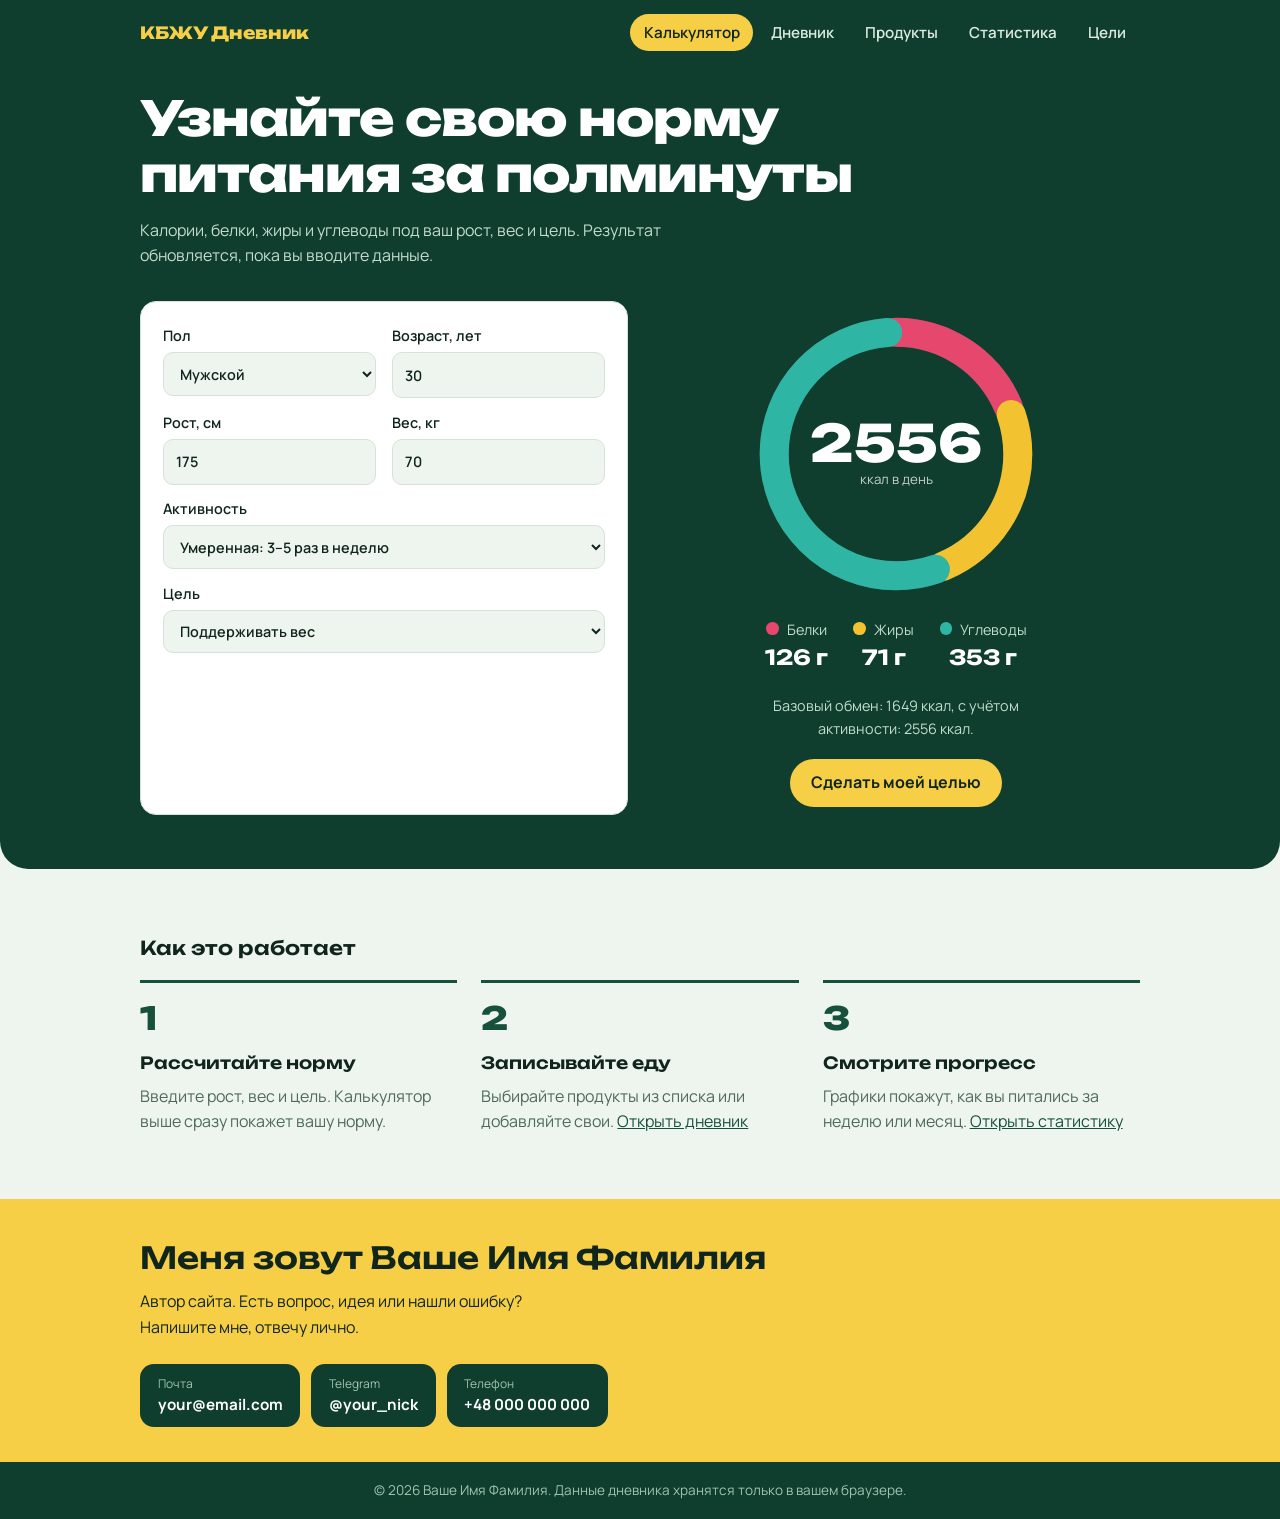
<file: kbzhu-site/index.html>
<!DOCTYPE html>
<html lang="ru">
<head>
<meta charset="UTF-8"><meta name="viewport" content="width=device-width, initial-scale=1.0">
<title>Калькулятор калорий и здорового питания</title>
<meta name="description" content="Рассчитайте норму калорий, белков, жиров и углеводов, ведите дневник питания и следите за прогрессом.">
<link rel="icon" href="data:image/svg+xml,<svg xmlns=%22http://www.w3.org/2000/svg%22 viewBox=%220 0 100 100%22><text y=%22.9em%22 font-size=%2290%22>🥗</text></svg>">
<link rel="stylesheet" href="https://fonts.googleapis.com/css2?family=Manrope:wght@400;600;800&family=Unbounded:wght@600;800&display=swap">
<link rel="stylesheet" href="css/style.css">
</head>
<body>
<div class="hero"><div class="wrap">
  <h1>Узнайте свою норму питания за полминуты</h1>
  <p class="lead">Калории, белки, жиры и углеводы под ваш рост, вес и цель. Результат обновляется, пока вы вводите данные.</p>
  <div class="calc">
    <form id="f" class="card">
      <div class="row2">
        <label>Пол <select name="sex"><option value="m">Мужской</option><option value="f">Женский</option></select></label>
        <label>Возраст, лет <input name="age" type="number" min="10" max="100" value="30" required></label>
        <label>Рост, см <input name="height" type="number" min="100" max="250" value="175" required></label>
        <label>Вес, кг <input name="weight" type="number" min="30" max="300" step="0.1" value="70" required></label>
      </div>
      <label>Активность
        <select name="activity">
          <option value="1.2">Сидячий образ жизни</option>
          <option value="1.375">Лёгкая: тренировки 1–3 раза в неделю</option>
          <option value="1.55" selected>Умеренная: 3–5 раз в неделю</option>
          <option value="1.725">Высокая: 6–7 раз в неделю</option>
          <option value="1.9">Очень высокая: тяжёлый труд или две тренировки в день</option>
        </select></label>
      <label>Цель
        <select name="goal">
          <option value="0.85">Снизить вес (−15% калорий)</option>
          <option value="1" selected>Поддерживать вес</option>
          <option value="1.1">Набрать массу (+10% калорий)</option>
        </select></label>
    </form>
    <section class="result" aria-live="polite">
      <div class="ring big">
        <svg viewBox="0 0 100 100" role="img" aria-label="Доли белков, жиров и углеводов">
          <circle class="t" cx="50" cy="50" r="42" fill="none" stroke-width="10"/>
          <circle id="rp" cx="50" cy="50" r="42" fill="none" stroke="var(--p)" stroke-width="10" stroke-linecap="round" transform="rotate(-90 50 50)"/>
          <circle id="rf" cx="50" cy="50" r="42" fill="none" stroke="var(--f)" stroke-width="10" stroke-linecap="round" transform="rotate(-90 50 50)"/>
          <circle id="rc" cx="50" cy="50" r="42" fill="none" stroke="var(--c)" stroke-width="10" stroke-linecap="round" transform="rotate(-90 50 50)"/>
        </svg>
        <div><b id="kcal">0</b><small>ккал в день</small></div>
      </div>
      <div class="macros">
        <div><span><i class="dot p"></i>Белки</span><b id="vp">0 г</b></div>
        <div><span><i class="dot f"></i>Жиры</span><b id="vf">0 г</b></div>
        <div><span><i class="dot c"></i>Углеводы</span><b id="vc">0 г</b></div>
      </div>
      <p class="note" id="note"></p>
      <div><button class="btn lemon" id="save" type="button">Сделать моей целью</button> <span id="msg" role="status"></span></div>
    </section>
  </div>
</div></div>
<main>
  <section id="today" class="card" hidden></section>
  <h2 class="sec">Как это работает</h2>
  <ol class="steps">
    <li><span class="num">1</span><h3>Рассчитайте норму</h3><p>Введите рост, вес и цель. Калькулятор выше сразу покажет вашу норму.</p></li>
    <li><span class="num">2</span><h3>Записывайте еду</h3><p>Выбирайте продукты из списка или добавляйте свои. <a href="diary.html">Открыть дневник</a></p></li>
    <li><span class="num">3</span><h3>Смотрите прогресс</h3><p>Графики покажут, как вы питались за неделю или месяц. <a href="stats.html">Открыть статистику</a></p></li>
  </ol>
</main>
<script src="js/config.js"></script><script src="js/common.js"></script><script src="js/storage.js"></script><script src="js/calculator.js"></script>
</body>
</html>
</file>
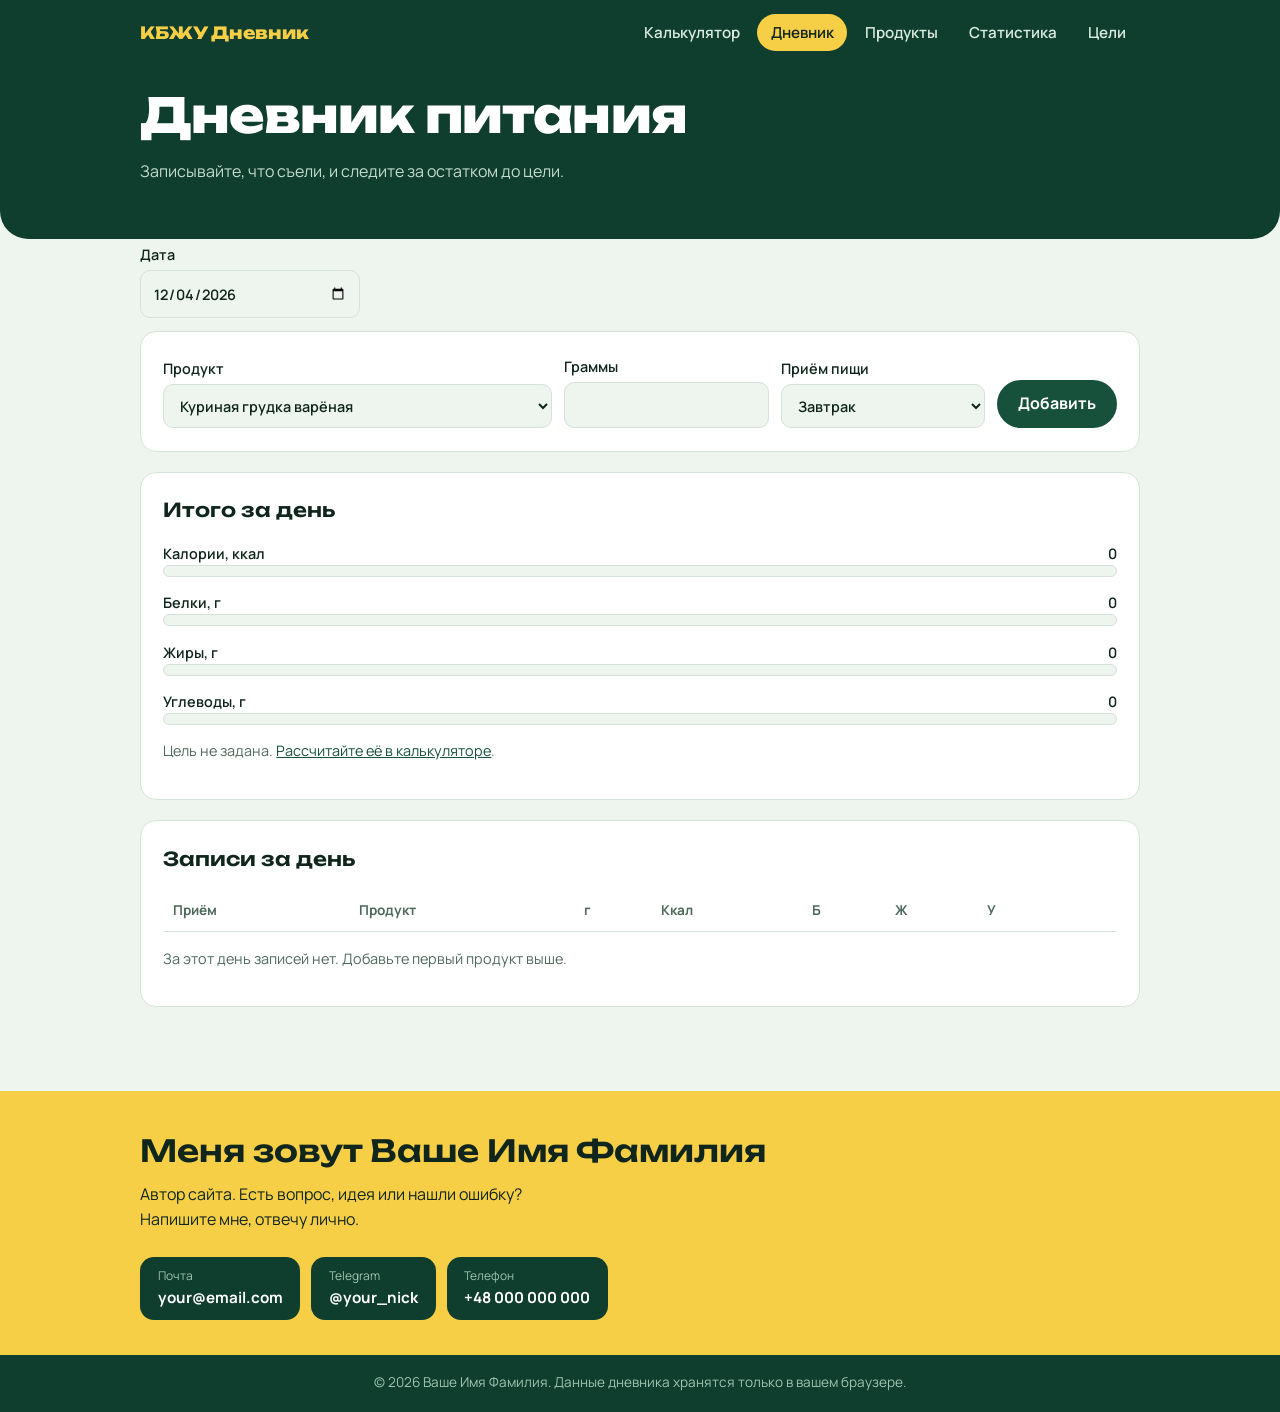
<file: kbzhu-site/diary.html>
<!DOCTYPE html>
<html lang="ru">
<head>
<meta charset="UTF-8"><meta name="viewport" content="width=device-width, initial-scale=1.0">
<link rel="icon" href="data:image/svg+xml,<svg xmlns=%22http://www.w3.org/2000/svg%22 viewBox=%220 0 100 100%22><text y=%22.9em%22 font-size=%2290%22>🥗</text></svg>">
<link rel="stylesheet" href="https://fonts.googleapis.com/css2?family=Manrope:wght@400;600;800&family=Unbounded:wght@600;800&display=swap">
<link rel="stylesheet" href="css/style.css">
<title>Дневник питания</title>
</head>
<body>
<div class="page-head"><div class="wrap">
  <h1>Дневник питания</h1>
  <p class="lead">Записывайте, что съели, и следите за остатком до цели.</p>
</div></div>
<main>
  <label style="max-width:220px">Дата <input type="date" id="day"></label>
  <form id="add" class="card inline">
    <label class="grow">Продукт <select id="prod"></select></label>
    <label>Граммы <input id="g" type="number" min="1" max="5000" required></label>
    <label>Приём пищи <select id="meal"></select></label>
    <button class="btn" type="submit">Добавить</button>
  </form>
  <section id="tot" class="card"></section>
  <section class="card">
    <h2>Записи за день</h2>
    <div class="scroll"><table>
      <thead><tr><th>Приём</th><th>Продукт</th><th>г</th><th>Ккал</th><th>Б</th><th>Ж</th><th>У</th><th></th></tr></thead>
      <tbody id="rows"></tbody>
    </table></div>
    <p id="empty" class="empty">За этот день записей нет. Добавьте первый продукт выше.</p>
  </section>
</main>
<script src="js/config.js"></script><script src="js/common.js"></script><script src="js/storage.js"></script><script src="js/diary.js"></script>
</body>
</html>
</file>
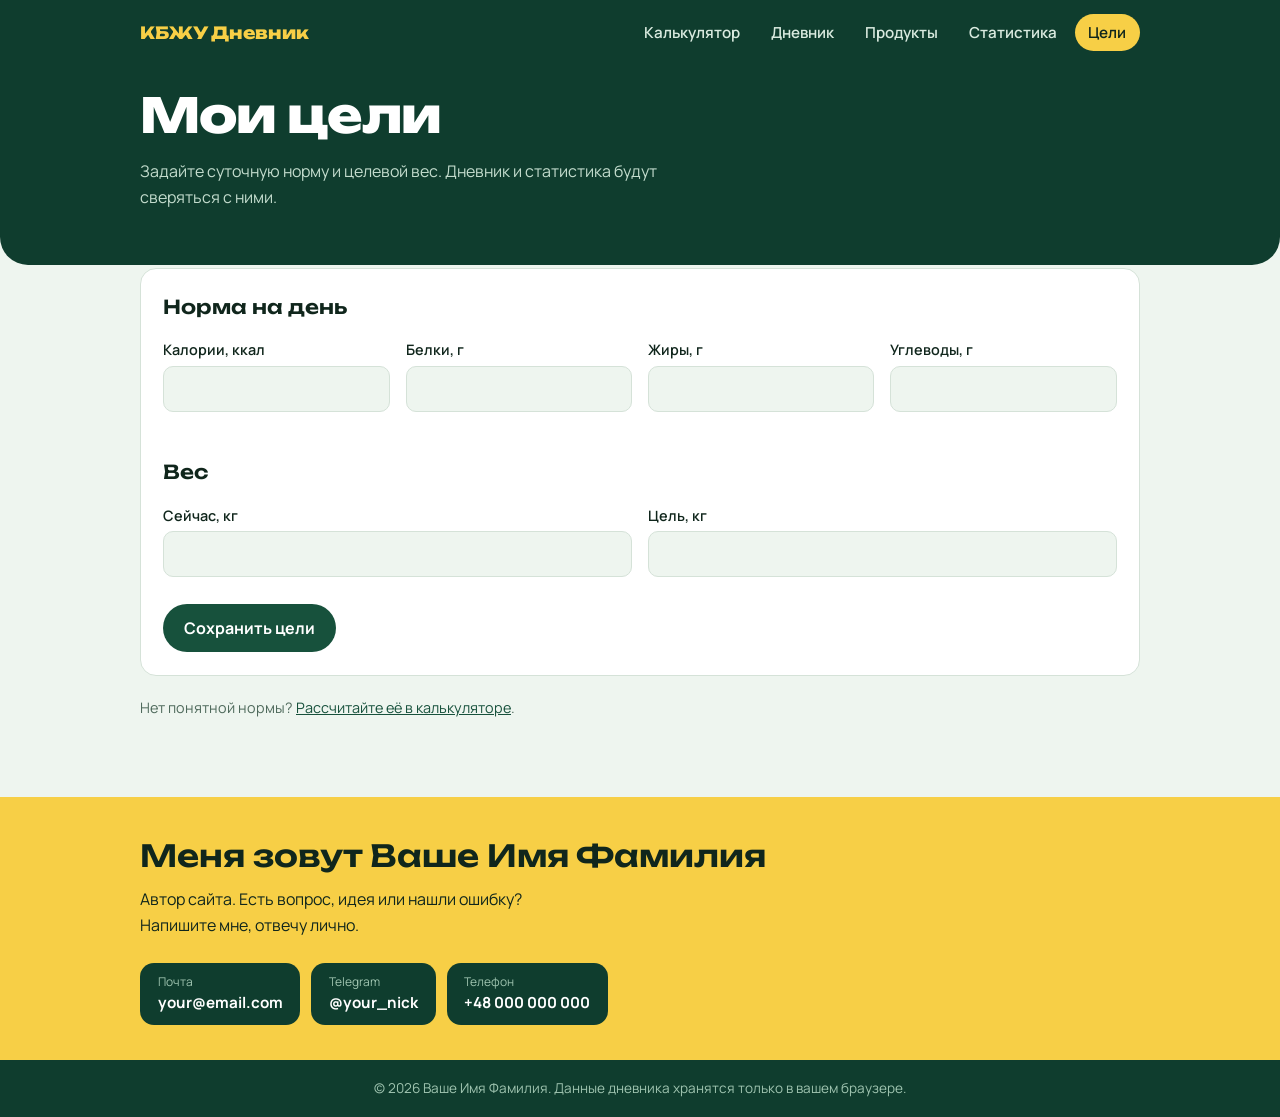
<file: kbzhu-site/goals.html>
<!DOCTYPE html>
<html lang="ru">
<head>
<meta charset="UTF-8"><meta name="viewport" content="width=device-width, initial-scale=1.0">
<title>Мои цели</title>
<link rel="icon" href="data:image/svg+xml,<svg xmlns=%22http://www.w3.org/2000/svg%22 viewBox=%220 0 100 100%22><text y=%22.9em%22 font-size=%2290%22>🥗</text></svg>">
<link rel="stylesheet" href="https://fonts.googleapis.com/css2?family=Manrope:wght@400;600;800&family=Unbounded:wght@600;800&display=swap">
<link rel="stylesheet" href="css/style.css">
</head>
<body>
<div class="page-head"><div class="wrap">
  <h1>Мои цели</h1>
  <p class="lead">Задайте суточную норму и целевой вес. Дневник и статистика будут сверяться с ними.</p>
</div></div>
<main>
  <form id="g" class="card">
    <h2>Норма на день</h2>
    <div class="grid4">
      <label>Калории, ккал <input name="kcal" type="number" min="800" max="6000" required></label>
      <label>Белки, г <input name="p" type="number" min="0" max="500" required></label>
      <label>Жиры, г <input name="f" type="number" min="0" max="400" required></label>
      <label>Углеводы, г <input name="c" type="number" min="0" max="900" required></label>
    </div>
    <p id="kcheck" class="note"></p>
    <h2 class="sec">Вес</h2>
    <div class="grid4">
      <label>Сейчас, кг <input name="weight" type="number" min="30" max="300" step="0.1"></label>
      <label>Цель, кг <input name="target" type="number" min="30" max="300" step="0.1"></label>
    </div>
    <p id="eta" class="note"></p>
    <button class="btn" type="submit">Сохранить цели</button> <span id="msg" role="status" class="note"></span>
  </form>
  <p class="note">Нет понятной нормы? <a href="index.html">Рассчитайте её в калькуляторе</a>.</p>
</main>
<script src="js/config.js"></script><script src="js/common.js"></script><script src="js/storage.js"></script><script src="js/goals.js"></script>
</body>
</html>
</file>
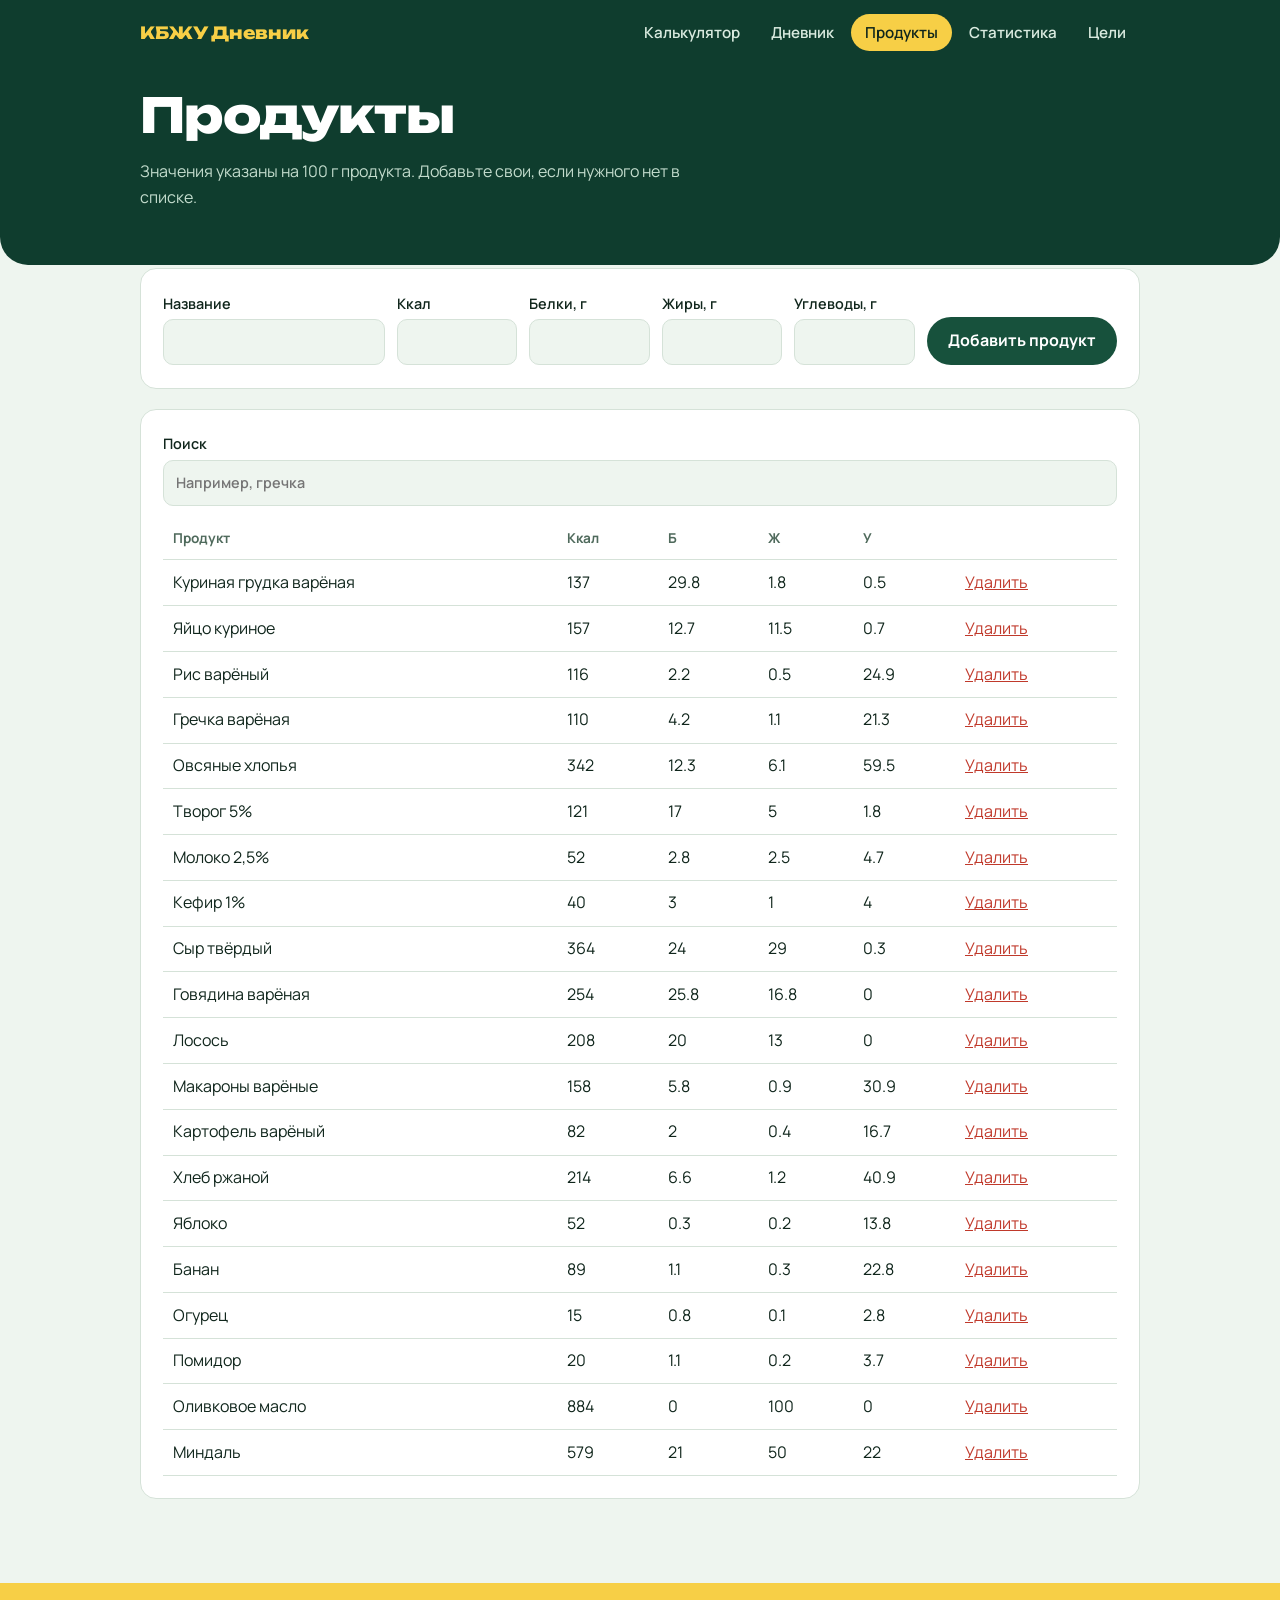
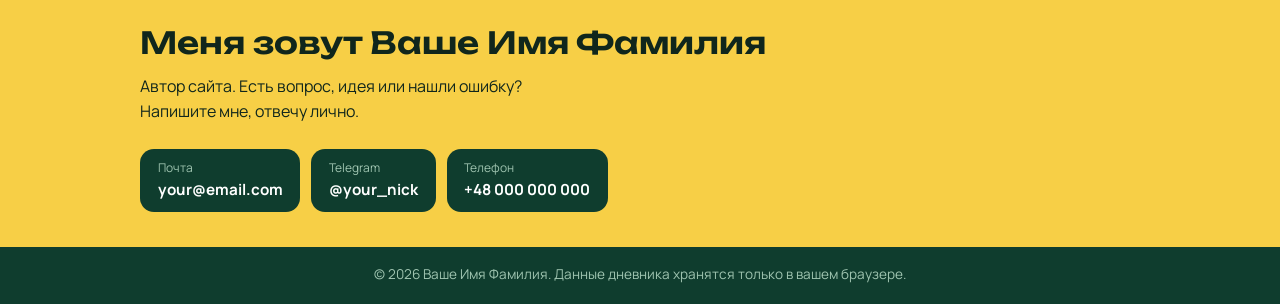
<file: kbzhu-site/products.html>
<!DOCTYPE html>
<html lang="ru">
<head>
<meta charset="UTF-8"><meta name="viewport" content="width=device-width, initial-scale=1.0">
<link rel="icon" href="data:image/svg+xml,<svg xmlns=%22http://www.w3.org/2000/svg%22 viewBox=%220 0 100 100%22><text y=%22.9em%22 font-size=%2290%22>🥗</text></svg>">
<link rel="stylesheet" href="https://fonts.googleapis.com/css2?family=Manrope:wght@400;600;800&family=Unbounded:wght@600;800&display=swap">
<link rel="stylesheet" href="css/style.css">
<title>Продукты</title>
</head>
<body>
<div class="page-head"><div class="wrap">
  <h1>Продукты</h1>
  <p class="lead">Значения указаны на 100 г продукта. Добавьте свои, если нужного нет в списке.</p>
</div></div>
<main>
  <form id="add" class="card inline">
    <label class="grow">Название <input name="name" maxlength="80" required></label>
    <label>Ккал <input name="kcal" type="number" min="0" max="900" step="0.1" required></label>
    <label>Белки, г <input name="p" type="number" min="0" max="100" step="0.1" required></label>
    <label>Жиры, г <input name="f" type="number" min="0" max="100" step="0.1" required></label>
    <label>Углеводы, г <input name="c" type="number" min="0" max="100" step="0.1" required></label>
    <button class="btn" type="submit">Добавить продукт</button>
  </form>
  <section class="card">
    <label>Поиск <input id="q" type="search" placeholder="Например, гречка"></label>
    <div class="scroll"><table>
      <thead><tr><th>Продукт</th><th>Ккал</th><th>Б</th><th>Ж</th><th>У</th><th></th></tr></thead>
      <tbody id="rows"></tbody>
    </table></div>
    <p id="empty" class="empty" hidden>Ничего не найдено. Измените запрос или добавьте продукт.</p>
  </section>
</main>
<script src="js/config.js"></script><script src="js/common.js"></script><script src="js/storage.js"></script><script src="js/products.js"></script>
</body>
</html>
</file>
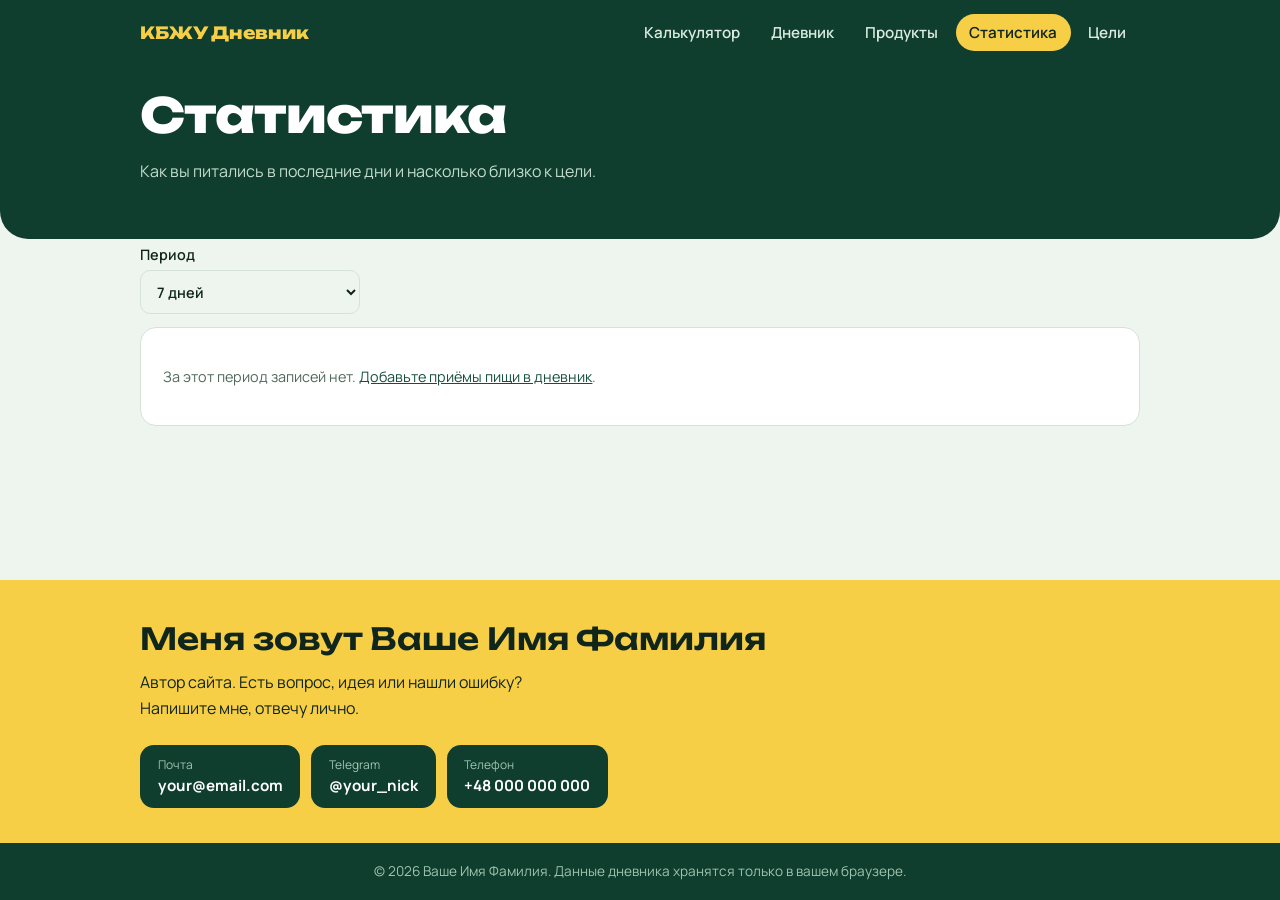
<file: kbzhu-site/stats.html>
<!DOCTYPE html>
<html lang="ru">
<head>
<meta charset="UTF-8"><meta name="viewport" content="width=device-width, initial-scale=1.0">
<link rel="icon" href="data:image/svg+xml,<svg xmlns=%22http://www.w3.org/2000/svg%22 viewBox=%220 0 100 100%22><text y=%22.9em%22 font-size=%2290%22>🥗</text></svg>">
<link rel="stylesheet" href="https://fonts.googleapis.com/css2?family=Manrope:wght@400;600;800&family=Unbounded:wght@600;800&display=swap">
<link rel="stylesheet" href="css/style.css">
<title>Статистика</title>
</head>
<body>
<div class="page-head"><div class="wrap">
  <h1>Статистика</h1>
  <p class="lead">Как вы питались в последние дни и насколько близко к цели.</p>
</div></div>
<main>
  <label style="max-width:220px">Период
    <select id="range"><option value="7">7 дней</option><option value="14">14 дней</option><option value="30">30 дней</option></select></label>
  <section id="res" class="card"></section>
</main>
<script src="js/config.js"></script><script src="js/common.js"></script><script src="js/storage.js"></script><script src="js/stats.js"></script>
</body>
</html>
</file>
<file: kbzhu-site/css/style.css>
:root{--ink:#10261c;--forest:#0f3d2e;--accent:#17513c;--mint:#eef5ef;--line:#d5e2d8;--muted:#4f6a5c;--lemon:#f7cf46;--p:#e5476d;--f:#f2c230;--c:#2fb5a3;--over:#c0392b}
*{box-sizing:border-box}
[hidden]{display:none!important}
body{margin:0;min-height:100vh;display:flex;flex-direction:column;font:16px/1.6 Manrope,system-ui,sans-serif;background:var(--mint);color:var(--ink)}
h1,h2,h3,.num,.brand{font-family:Unbounded,Manrope,system-ui,sans-serif}
h1{font-size:clamp(1.8rem,4.5vw,3rem);line-height:1.15;margin:0 0 1rem;font-weight:800;letter-spacing:-.02em}
h2{font-size:1.2rem;margin:0 0 1rem;font-weight:600}
h3{font-size:1.05rem;margin:.4rem 0;font-weight:600}
a{color:var(--accent)}
:focus-visible{outline:3px solid var(--lemon);outline-offset:2px}
.wrap{max-width:1040px;margin:0 auto;padding:0 1.25rem}
main{flex:1;width:100%;max-width:1040px;margin:0 auto;padding:2rem 1.25rem 3rem}
.page-head+main{margin-top:-1.8rem}
.note,.empty{color:var(--muted);font-size:.9rem}
.warn{color:var(--over);font-weight:700}

/* шапка и тёмные блоки */
.top,.hero,.page-head{background:var(--forest);color:#fff}
.top .wrap{display:flex;flex-wrap:wrap;align-items:center;justify-content:space-between;gap:.5rem 1.5rem;padding-top:.9rem;padding-bottom:.9rem}
.brand{font-weight:800;font-size:1.05rem;color:var(--lemon);text-decoration:none}
nav{display:flex;flex-wrap:wrap;gap:.25rem}
nav a{padding:.4rem .85rem;border-radius:99px;color:#d9eadf;text-decoration:none;font-weight:600;font-size:.95rem}
nav a:hover{background:rgba(255,255,255,.12)}
nav a[aria-current]{background:var(--lemon);color:var(--ink)}
.page-head{padding:1.4rem 0 3.4rem;border-radius:0 0 28px 28px}
.hero{padding:1.6rem 0 3.4rem;border-radius:0 0 28px 28px}
.lead{color:#c3dccd;max-width:58ch;margin:0}
.hero h1{max-width:18ch}

/* карточки, формы, кнопки */
.card{background:#fff;border:1px solid var(--line);border-radius:16px;padding:1.4rem;margin-bottom:1.25rem}
label{display:block;font-weight:600;font-size:.9rem;margin-bottom:.8rem}
input,select{display:block;width:100%;margin-top:.3rem;padding:.65rem .75rem;font:inherit;color:var(--ink);background:var(--mint);border:1px solid var(--line);border-radius:10px}
input:focus,select:focus{border-color:var(--accent);outline:none;box-shadow:0 0 0 3px rgba(23,81,60,.2)}
.btn{display:inline-block;font:inherit;font-weight:700;padding:.7rem 1.3rem;border:0;border-radius:99px;background:var(--accent);color:#fff;cursor:pointer;text-decoration:none}
.btn:hover{filter:brightness(1.15)}
.btn.lemon{background:var(--lemon);color:var(--ink)}
.link{font:inherit;background:none;border:0;padding:0;color:var(--over);cursor:pointer;text-decoration:underline}
.inline{display:flex;flex-wrap:wrap;gap:.75rem;align-items:end}
.inline label{flex:1 1 120px;margin:0}
.inline .grow{flex:2 1 220px}
.row2{display:grid;grid-template-columns:1fr 1fr;gap:0 1rem}
.grid4{display:grid;grid-template-columns:repeat(auto-fit,minmax(130px,1fr));gap:0 1rem}

/* калькулятор на главной */
.calc{display:grid;grid-template-columns:minmax(0,1fr) minmax(0,1fr);gap:1.5rem;margin-top:2rem}
.calc .card{margin:0;color:var(--ink)}
.result{display:flex;flex-direction:column;align-items:center;justify-content:center;gap:1.2rem;text-align:center;padding:.5rem}
.macros{display:flex;gap:1.6rem;justify-content:center;flex-wrap:wrap}
.macros div{display:flex;flex-direction:column;align-items:center;font-size:.9rem;color:#c3dccd}
.macros b{font-family:Unbounded,sans-serif;font-size:1.3rem;color:#fff}
.result .note{color:#c3dccd;max-width:36ch;margin:0}
.result .warn{color:#ffb4a8;margin:0}
.result #msg{color:var(--lemon)}

/* кольца */
.ring{position:relative;width:180px;height:180px}
.ring.big{width:min(290px,78vw);height:min(290px,78vw)}
.ring svg{width:100%;height:100%}
.ring circle{transition:stroke-dasharray .7s cubic-bezier(.2,.7,.2,1),stroke-dashoffset .7s cubic-bezier(.2,.7,.2,1)}
.ring .t{stroke:rgba(255,255,255,.12)}
.ring div{position:absolute;inset:0;display:flex;flex-direction:column;align-items:center;justify-content:center}
.ring b{font-family:Unbounded,sans-serif;font-size:1.9rem;line-height:1;font-weight:800}
.ring.big b{font-size:clamp(2.2rem,8vw,3.2rem);color:#fff}
.ring small{opacity:.75}
.ring-wrap{display:flex;flex-wrap:wrap;align-items:center;gap:1.5rem;margin-bottom:1rem}
.legend{list-style:none;margin:0;padding:0;display:grid;gap:.5rem}
.dot{display:inline-block;width:.8rem;height:.8rem;border-radius:50%;margin-right:.5rem}
.dot.p,.track i.p{background:var(--p)}
.dot.f,.track i.f{background:var(--f)}
.dot.c,.track i.c{background:var(--c)}

/* прогресс, шаги, статистика */
.meter{margin-bottom:.9rem}
.meter .row{display:flex;justify-content:space-between;font-size:.9rem;font-weight:600}
.track{height:12px;background:var(--mint);border:1px solid var(--line);border-radius:99px;overflow:hidden}
.track i{display:block;height:100%;border-radius:99px;transition:width .5s}
.track i.k{background:var(--accent)}
.track i.over{background:var(--over)}
.sec{margin:2rem 0 1rem}
.steps{list-style:none;margin:0;padding:0;display:grid;grid-template-columns:repeat(auto-fit,minmax(230px,1fr));gap:1.5rem}
.steps li{border-top:3px solid var(--accent);padding-top:.6rem}
.num{font-size:2rem;font-weight:800;color:var(--accent)}
.steps p{margin:0;color:var(--muted)}
.facts{display:grid;grid-template-columns:repeat(auto-fit,minmax(170px,1fr));gap:1rem;margin-bottom:1.5rem}
.facts div{border-left:4px solid var(--lemon);padding-left:.8rem}
.facts b{display:block;font-family:Unbounded,sans-serif;font-size:1.5rem}
.facts span{color:var(--muted);font-size:.9rem}
.chart{width:100%;height:auto;margin-bottom:1.5rem}
.scroll{overflow-x:auto}
table{width:100%;border-collapse:collapse}
th,td{padding:.6rem;border-bottom:1px solid var(--line);text-align:left;white-space:nowrap}
th{font-size:.85rem;color:var(--muted)}
tbody tr:hover{background:var(--mint)}

/* полоса контактов и подвал */
.contact{background:var(--lemon);color:var(--ink);padding:2.2rem 0;margin-top:1rem}
.contact .wrap{display:flex;flex-wrap:wrap;gap:1.5rem 3rem;align-items:center;justify-content:space-between}
.contact h2{font-size:clamp(1.3rem,3vw,1.9rem);margin:0 0 .4rem}
.contact p{margin:0;max-width:44ch}
.chips{display:flex;flex-wrap:wrap;gap:.7rem}
.chips a{display:flex;flex-direction:column;background:var(--forest);color:#fff;text-decoration:none;padding:.6rem 1.1rem;border-radius:14px}
.chips a:hover{filter:brightness(1.25)}
.chips small{color:#9fc4b0;font-size:.75rem}
.chips b{font-size:.95rem}
footer{background:var(--forest);color:#9fc4b0;text-align:center;padding:1.1rem;font-size:.85rem}
footer p{margin:0}

@media(max-width:760px){.calc{grid-template-columns:1fr}}
@media(prefers-reduced-motion:reduce){*{transition:none!important}}
</file>
